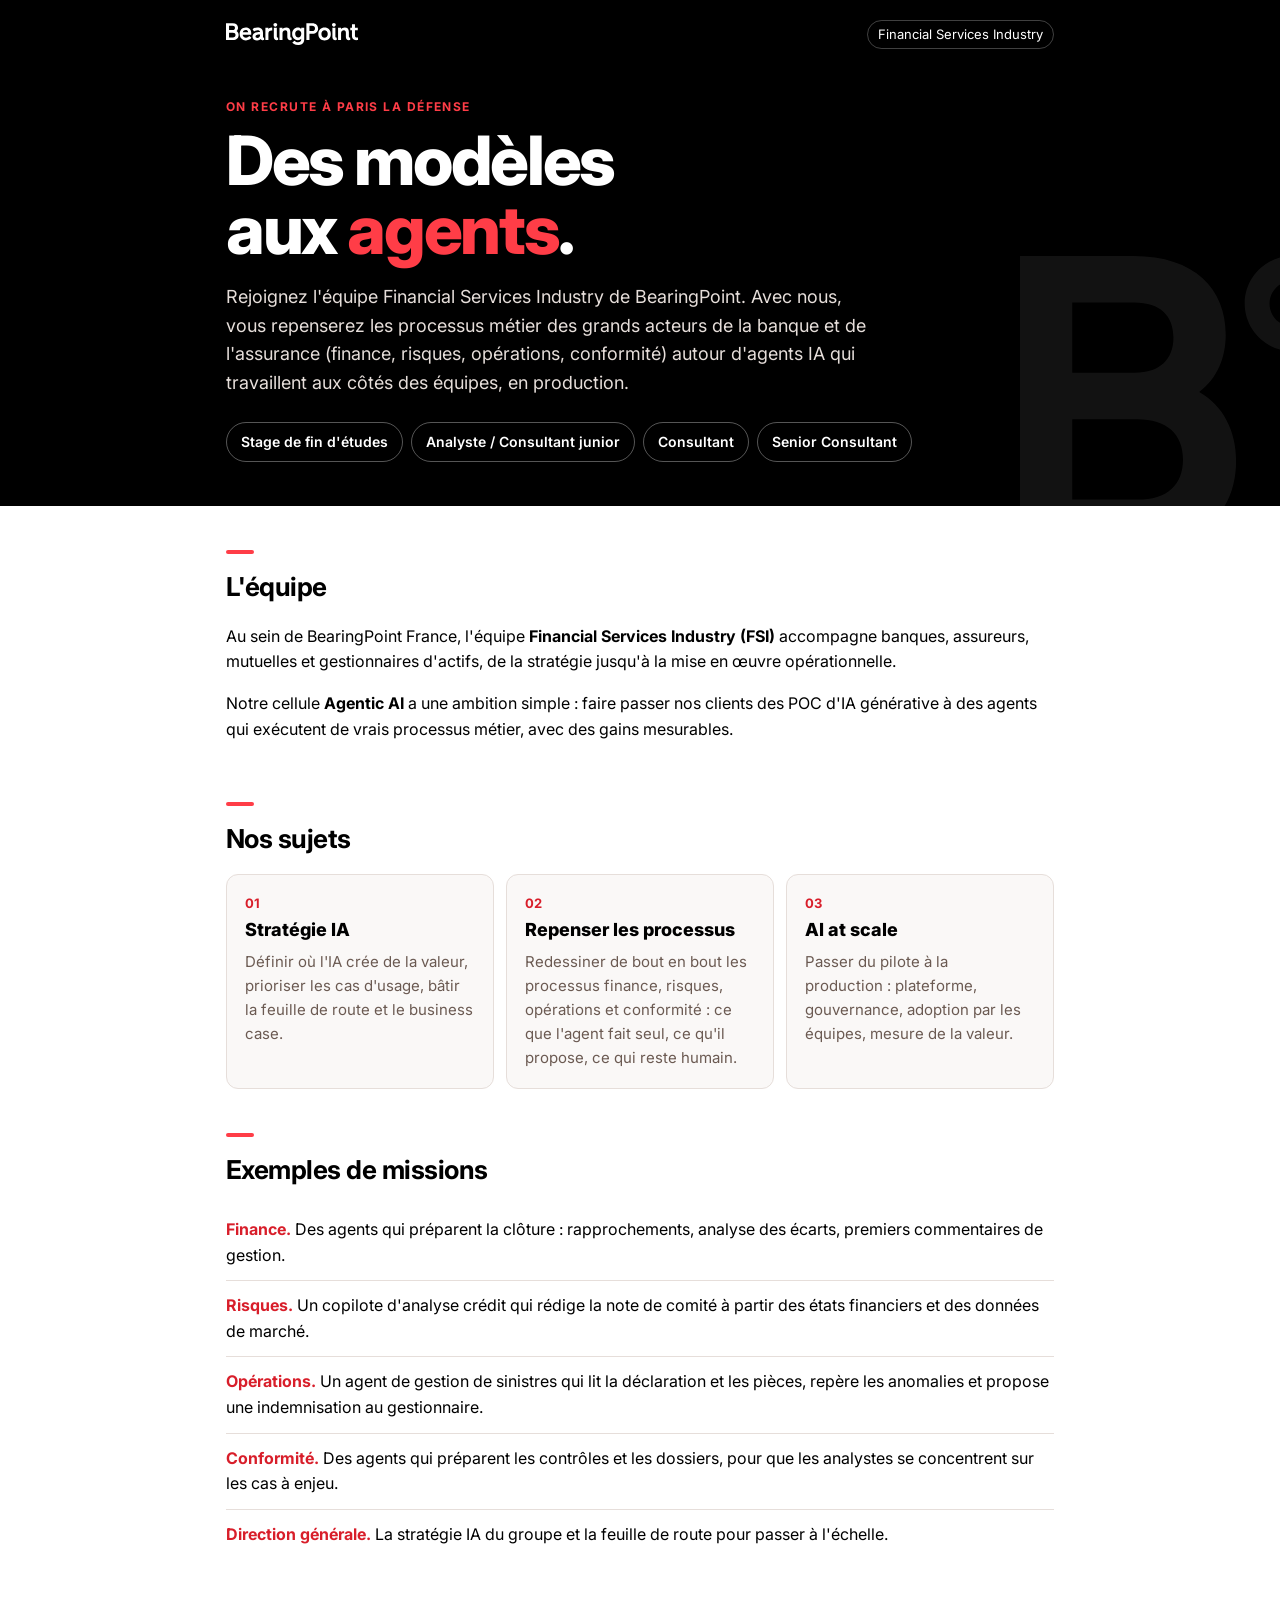
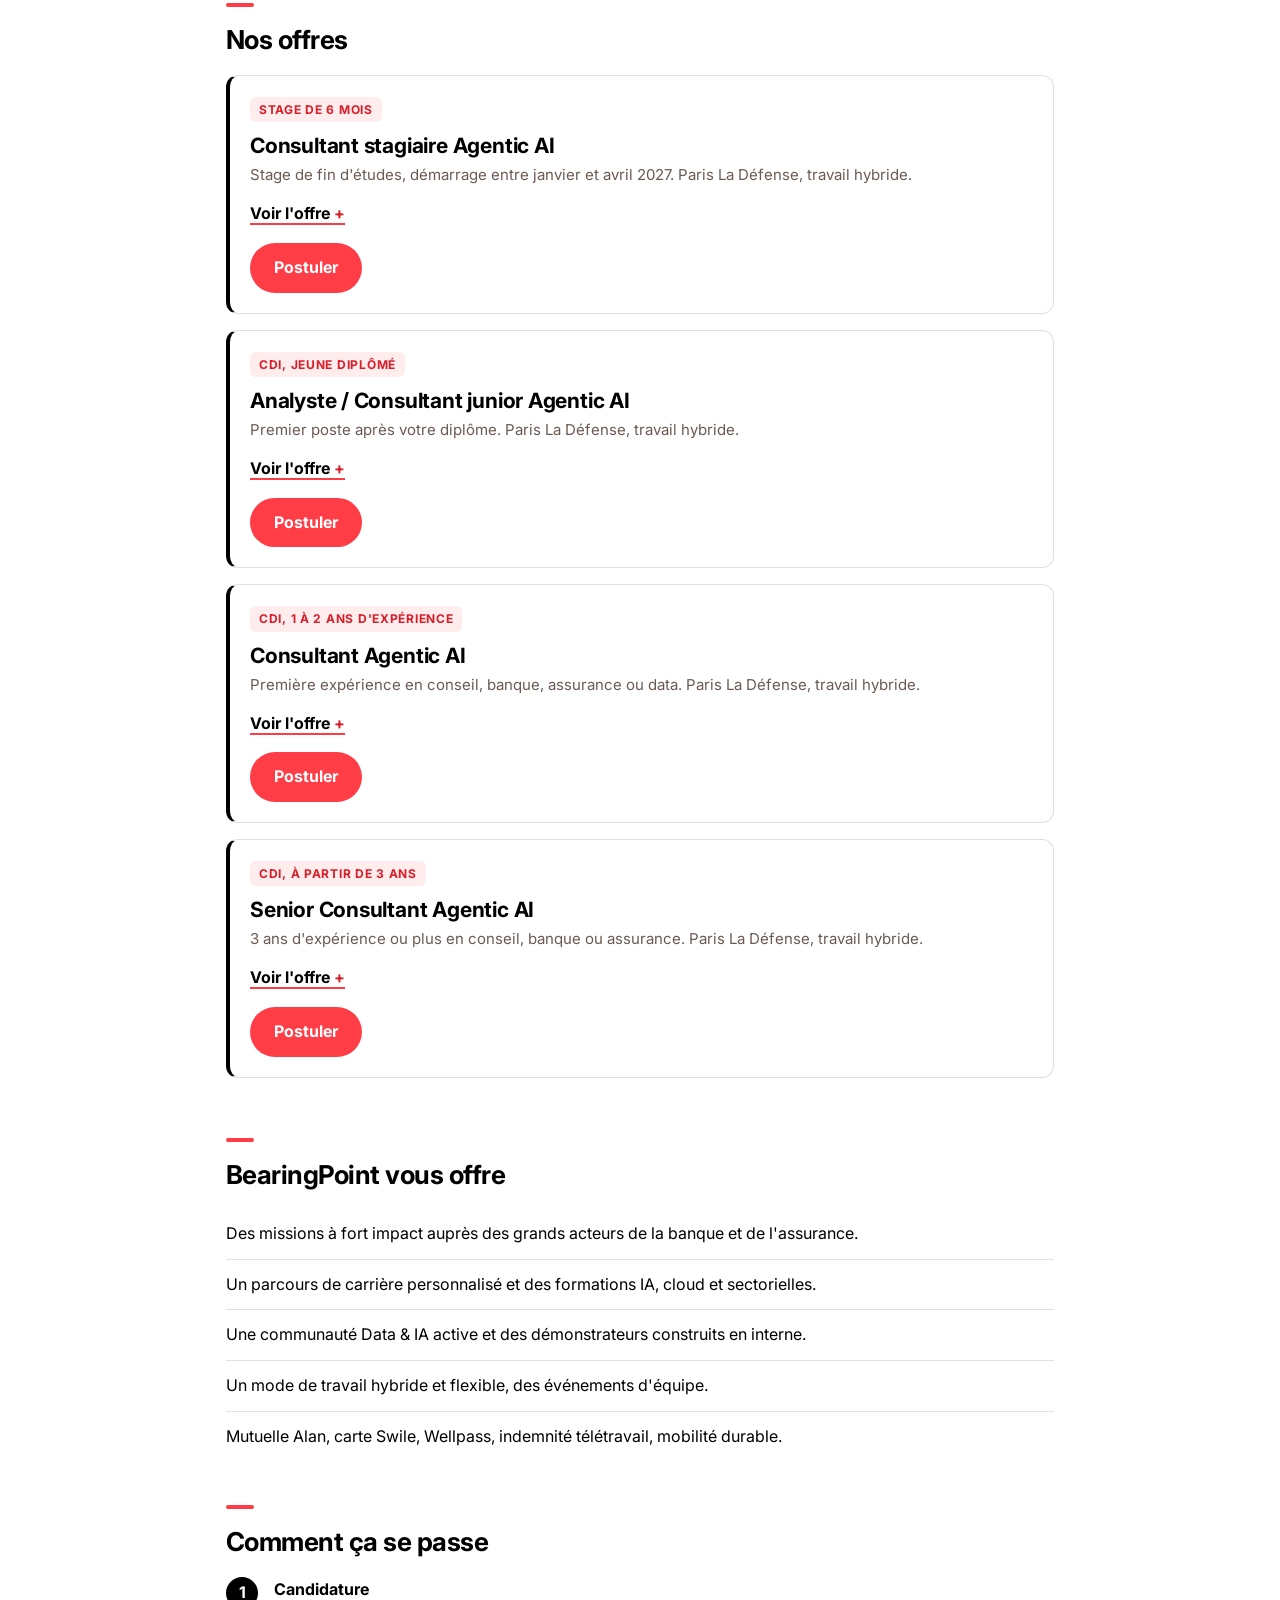
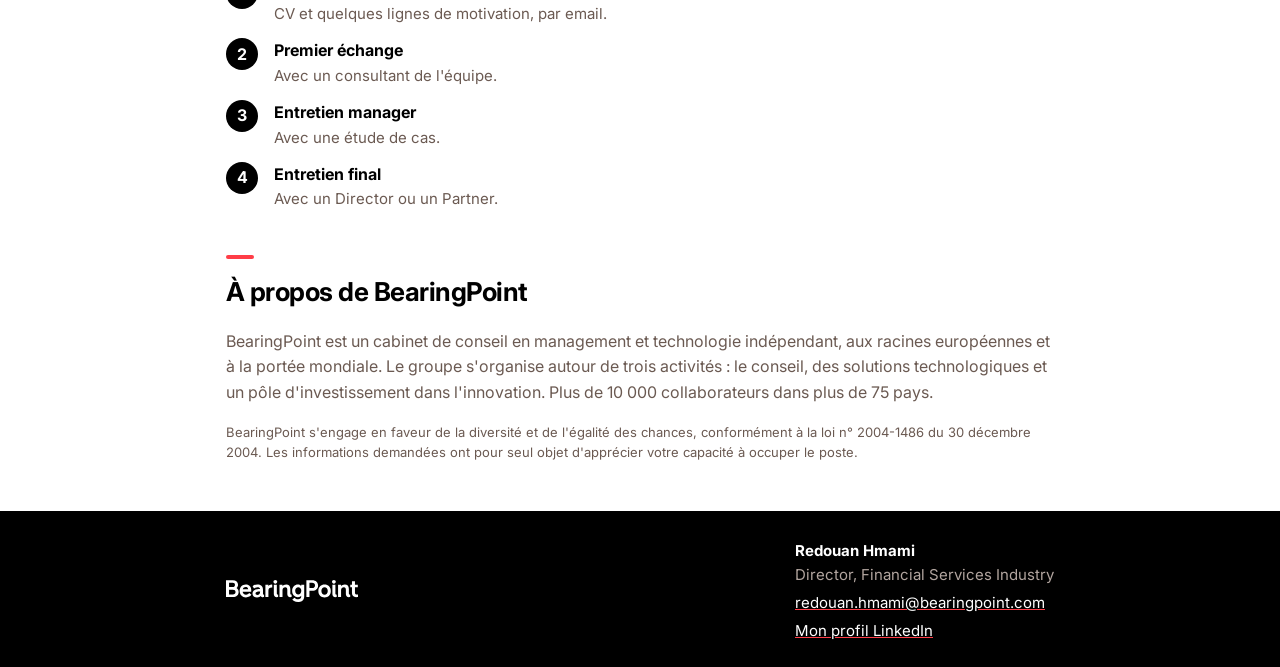
<file: index.html>
<!doctype html>
<html lang="fr">
<head>
<meta charset="utf-8">
<meta name="viewport" content="width=device-width, initial-scale=1">
<title>Agentic AI | Financial Services Industry | BearingPoint</title>
<meta name="description" content="BearingPoint Financial Services Industry recrute&nbsp;: stage de fin d'études, Analyste / Consultant junior, Consultant et Senior Consultant sur l'IA agentique, la stratégie IA et l'AI at scale en banque et assurance.">
<meta property="og:title" content="Agentic AI x Financial Services Industry&nbsp;: on recrute">
<meta property="og:description" content="Stage de fin d'études, Analyste / Consultant junior, Consultant, Senior Consultant. Paris La Défense.">
<meta name="theme-color" content="#000000">
<link rel="icon" href="assets/favicon.svg" type="image/svg+xml">
<link rel="preconnect" href="https://fonts.googleapis.com">
<link rel="preconnect" href="https://fonts.gstatic.com" crossorigin>
<link href="https://fonts.googleapis.com/css2?family=Inter:wght@400;500;600;700;800&display=swap" rel="stylesheet">
<link rel="stylesheet" href="assets/style.css?v=7">
</head>
<body>

<header class="hero">
  <nav class="topbar wrap">
    <img class="logo" src="assets/logo-wordmark-white.svg" alt="BearingPoint">
    <span class="team">Financial Services Industry</span>
  </nav>
  <div class="wrap hero-body">
    <p class="eyebrow">On recrute à Paris La Défense</p>
    <h1>Des modèles<br>aux <em>agents</em>.</h1>
    <p class="lede">Rejoignez l'équipe Financial Services Industry de BearingPoint. Avec nous, vous repenserez les processus métier des grands acteurs de la banque et de l'assurance (finance, risques, opérations, conformité) autour d'agents IA qui travaillent aux côtés des équipes, en production.</p>
    <div class="chips">
      <a class="chip" href="#stage">Stage de fin d'études</a>
      <a class="chip" href="#analyste">Analyste / Consultant junior</a>
      <a class="chip" href="#consultant">Consultant</a>
      <a class="chip" href="#senior">Senior Consultant</a>
    </div>
  </div>
  <img class="hero-mark" src="assets/logo-symbol-white.svg" alt="" aria-hidden="true">
</header>

<main>

<section class="wrap block">
  <h2>L'équipe</h2>
  <p>Au sein de BearingPoint France, l'équipe <strong>Financial Services Industry (FSI)</strong> accompagne banques, assureurs, mutuelles et gestionnaires d'actifs, de la stratégie jusqu'à la mise en œuvre opérationnelle.</p>
  <p>Notre cellule <strong>Agentic AI</strong> a une ambition simple&nbsp;: faire passer nos clients des POC d'IA générative à des agents qui exécutent de vrais processus métier, avec des gains mesurables.</p>
</section>

<section class="wrap block">
  <h2>Nos sujets</h2>
  <div class="grid3">
    <div class="tile"><span class="n">01</span><span class="k">Stratégie IA</span><p>Définir où l'IA crée de la valeur, prioriser les cas d'usage, bâtir la feuille de route et le business case.</p></div>
    <div class="tile"><span class="n">02</span><span class="k">Repenser les processus</span><p>Redessiner de bout en bout les processus finance, risques, opérations et conformité&nbsp;: ce que l'agent fait seul, ce qu'il propose, ce qui reste humain.</p></div>
    <div class="tile"><span class="n">03</span><span class="k">AI at scale</span><p>Passer du pilote à la production&nbsp;: plateforme, gouvernance, adoption par les équipes, mesure de la valeur.</p></div>
  </div>
</section>

<section class="wrap block">
  <h2>Exemples de missions</h2>
  <ul class="missions">
    <li><b>Finance.</b> Des agents qui préparent la clôture&nbsp;: rapprochements, analyse des écarts, premiers commentaires de gestion.</li>
    <li><b>Risques.</b> Un copilote d'analyse crédit qui rédige la note de comité à partir des états financiers et des données de marché.</li>
    <li><b>Opérations.</b> Un agent de gestion de sinistres qui lit la déclaration et les pièces, repère les anomalies et propose une indemnisation au gestionnaire.</li>
    <li><b>Conformité.</b> Des agents qui préparent les contrôles et les dossiers, pour que les analystes se concentrent sur les cas à enjeu.</li>
    <li><b>Direction générale.</b> La stratégie IA du groupe et la feuille de route pour passer à l'échelle.</li>
  </ul>
</section>

<section class="wrap block" id="offres">
  <h2>Nos offres</h2>

  <!-- ===================== STAGE ===================== -->
  <article class="offer" id="stage">
    <div class="offer-head">
      <span class="tag">Stage de 6 mois</span>
      <h3>Consultant stagiaire Agentic AI</h3>
      <p class="meta">Stage de fin d'études, démarrage entre janvier et avril 2027. Paris La Défense, travail hybride.</p>
    </div>
    <details>
      <summary>Voir l'offre</summary>
      <h4>Vos missions</h4>
      <ul>
        <li>Participer à des missions de stratégie IA et de transformation par l'IA agentique chez des banques et assureurs, aux côtés de consultants et managers expérimentés.</li>
        <li>Analyser un processus métier (finance, risques, opérations, conformité) et le repenser autour des agents.</li>
        <li>Prototyper des agents&nbsp;: prompts, appels d'outils, orchestration, jeux d'évaluation.</li>
        <li>Construire les livrables&nbsp;: business case, cible opérationnelle, supports de comité de direction.</li>
        <li>Contribuer à nos démonstrateurs, à notre veille et à nos propositions commerciales.</li>
      </ul>
      <h4>Votre profil</h4>
      <ul>
        <li>Dernière année d'une grande école d'ingénieurs généraliste, avec une coloration maths appliquées, informatique, data science, systèmes ou finance.</li>
        <li>Vous aimez autant modéliser un problème que l'expliquer simplement à un comité de direction.</li>
        <li>Vous avez déjà manipulé un LLM, une API ou un framework d'agents (LangGraph, MCP, CrewAI…) en projet, en cours ou en hackathon. Python ne vous fait pas peur.</li>
        <li>Un engagement associatif, une année de césure, un double diplôme ou un échange international sont appréciés.</li>
        <li>Français et anglais courants.</li>
      </ul>
      <p class="note">Le stage a vocation à déboucher sur une embauche en CDI.</p>
    </details>
    <button class="apply" data-role="Stage de fin d'études Agentic AI FSI">Postuler</button>
  </article>

  <!-- ===================== ANALYSTE / CJ ===================== -->
  <article class="offer" id="analyste">
    <div class="offer-head">
      <span class="tag">CDI, jeune diplômé</span>
      <h3>Analyste / Consultant junior Agentic AI</h3>
      <p class="meta">Premier poste après votre diplôme. Paris La Défense, travail hybride.</p>
    </div>
    <details>
      <summary>Voir l'offre</summary>
      <h4>Vos missions</h4>
      <ul>
        <li>Intégrer une équipe de mission et contribuer dès les premières semaines à la refonte d'un processus métier (finance, risques, opérations, conformité).</li>
        <li>Analyser les données et les processus existants, mesurer où un agent IA fait gagner du temps ou de la qualité.</li>
        <li>Prototyper et tester des agents avec les équipes data du client.</li>
        <li>Produire les analyses et les supports présentés aux directions métier.</li>
        <li>Suivre un parcours de formation structuré&nbsp;: méthodes du conseil, IA, secteur financier.</li>
      </ul>
      <h4>Votre profil</h4>
      <ul>
        <li>Diplômé (ou en cours de diplôme) d'une grande école d'ingénieurs généraliste, avec une coloration maths appliquées, informatique, data science ou finance.</li>
        <li>Un ou plusieurs stages réussis, idéalement en conseil, en banque, en assurance ou dans une équipe data et IA.</li>
        <li>Vous avez déjà manipulé un LLM ou un framework d'agents en projet ou en hackathon.</li>
        <li>Rigueur analytique, aisance à l'oral, goût du travail en équipe.</li>
        <li>Français et anglais courants.</li>
      </ul>
    </details>
    <button class="apply" data-role="Analyste / Consultant junior Agentic AI FSI">Postuler</button>
  </article>

  <!-- ===================== CONSULTANT 1-2 ANS ===================== -->
  <article class="offer" id="consultant">
    <div class="offer-head">
      <span class="tag">CDI, 1 à 2 ans d'expérience</span>
      <h3>Consultant Agentic AI</h3>
      <p class="meta">Première expérience en conseil, banque, assurance ou data. Paris La Défense, travail hybride.</p>
    </div>
    <details>
      <summary>Voir l'offre</summary>
      <h4>Vos missions</h4>
      <ul>
        <li>Prendre en charge un sujet de bout en bout&nbsp;: cadrage du cas d'usage, ateliers métier, conception de l'agent, suivi du pilote.</li>
        <li>Faire le lien entre les métiers (finance, risques, opérations, conformité) et les équipes data et IT.</li>
        <li>Définir les indicateurs de performance de l'agent et piloter son évaluation&nbsp;: qualité, coût, délai.</li>
        <li>Contribuer au passage à l'échelle&nbsp;: industrialisation, adoption par les équipes, mesure de la valeur.</li>
        <li>Participer aux réponses aux appels d'offres et accompagner les analystes et stagiaires.</li>
      </ul>
      <h4>Votre profil</h4>
      <ul>
        <li>Diplômé d'une grande école d'ingénieurs généraliste (ou équivalent).</li>
        <li>1 à 2 ans d'expérience en conseil, en banque, en assurance ou dans une équipe data et IA.</li>
        <li>Un premier projet IA, data ou automatisation à votre actif, idéalement jusqu'au pilote.</li>
        <li>Autonomie, aisance face aux interlocuteurs métier, sens du livrable.</li>
        <li>Français et anglais courants.</li>
      </ul>
    </details>
    <button class="apply" data-role="Consultant Agentic AI FSI">Postuler</button>
  </article>

  <!-- ===================== SENIOR ===================== -->
  <article class="offer" id="senior">
    <div class="offer-head">
      <span class="tag">CDI, à partir de 3 ans</span>
      <h3>Senior Consultant Agentic AI</h3>
      <p class="meta">3 ans d'expérience ou plus en conseil, banque ou assurance. Paris La Défense, travail hybride.</p>
    </div>
    <details>
      <summary>Voir l'offre</summary>
      <h4>Vos missions</h4>
      <ul>
        <li>Piloter un lot de mission ou un pilote agentique&nbsp;: planning, qualité des livrables, relation avec les directions métier et IT.</li>
        <li>Construire des stratégies IA et des feuilles de route pour des directions générales.</li>
        <li>Concevoir des solutions multi-agents et arbitrer entre autonomie de l'agent, contrôle humain et coût.</li>
        <li>Porter le passage à l'échelle (AI at scale)&nbsp;: plateforme, gouvernance, modèle opérationnel, adoption.</li>
        <li>Encadrer et faire grandir l'équipe, contribuer aux propositions commerciales.</li>
      </ul>
      <h4>Votre profil</h4>
      <ul>
        <li>Formation d'ingénieur généraliste de haut niveau (ou équivalent).</li>
        <li>Au moins 3 ans d'expérience en conseil, idéalement auprès d'institutions financières, dont un projet data, IA ou automatisation mené jusqu'à la production.</li>
        <li>Bonne compréhension d'au moins un métier&nbsp;: assurance, banque de détail, financement ou gestion d'actifs.</li>
        <li>Capacité à animer un comité, à structurer une recommandation et à encadrer une équipe.</li>
        <li>Français et anglais courants.</li>
      </ul>
    </details>
    <button class="apply" data-role="Senior Consultant Agentic AI FSI">Postuler</button>
  </article>
</section>

<section class="wrap block">
  <h2>BearingPoint vous offre</h2>
  <ul class="perks">
    <li>Des missions à fort impact auprès des grands acteurs de la banque et de l'assurance.</li>
    <li>Un parcours de carrière personnalisé et des formations IA, cloud et sectorielles.</li>
    <li>Une communauté Data &amp; IA active et des démonstrateurs construits en interne.</li>
    <li>Un mode de travail hybride et flexible, des événements d'équipe.</li>
    <li>Mutuelle Alan, carte Swile, Wellpass, indemnité télétravail, mobilité durable.</li>
  </ul>
</section>

<section class="wrap block">
  <h2>Comment ça se passe</h2>
  <ol class="steps">
    <li><b>Candidature</b><span>CV et quelques lignes de motivation, par email.</span></li>
    <li><b>Premier échange</b><span>Avec un consultant de l'équipe.</span></li>
    <li><b>Entretien manager</b><span>Avec une étude de cas.</span></li>
    <li><b>Entretien final</b><span>Avec un Director ou un Partner.</span></li>
  </ol>
</section>

<section class="wrap block about">
  <h2>À propos de BearingPoint</h2>
  <p>BearingPoint est un cabinet de conseil en management et technologie indépendant, aux racines européennes et à la portée mondiale. Le groupe s'organise autour de trois activités&nbsp;: le conseil, des solutions technologiques et un pôle d'investissement dans l'innovation. Plus de 10 000 collaborateurs dans plus de 75 pays.</p>
  <p class="legal">BearingPoint s'engage en faveur de la diversité et de l'égalité des chances, conformément à la loi n° 2004-1486 du 30 décembre 2004. Les informations demandées ont pour seul objet d'apprécier votre capacité à occuper le poste.</p>
</section>

</main>

<footer class="foot">
  <div class="wrap foot-in">
    <img class="logo" src="assets/logo-wordmark-white.svg" alt="BearingPoint">
    <div class="contact">
      <p class="who"><b>Redouan Hmami</b><br>Director, Financial Services Industry</p>
      <p><a id="mailLink" href="mailto:redouan.hmami@bearingpoint.com">redouan.hmami@bearingpoint.com</a></p>
      <p><a href="https://www.linkedin.com/in/redouan-hmami-21a1184/" target="_blank" rel="noopener">Mon profil LinkedIn</a></p>
    </div>
  </div>
</footer>

<div class="sticky-cta"><a href="#offres" class="apply-ghost">Voir les 4 offres et postuler</a></div>

<!-- ===================== APPLY SHEET ===================== -->
<dialog id="applyDialog" aria-labelledby="dlgTitle">
  <form id="applyForm" method="dialog">
    <div class="dlg-head">
      <h3 id="dlgTitle">Postuler</h3>
      <button type="button" class="close" aria-label="Fermer" data-close>×</button>
    </div>
    <p class="dlg-role" id="dlgRole"></p>
    <label>Prénom et nom<input name="name" required autocomplete="name"></label>
    <label>École et année de diplôme<input name="school" placeholder="ex. École d'ingénieurs, promo 2027"></label>
    <label>Disponibilité<input name="dispo" placeholder="ex. stage à partir de février 2027"></label>
    <label>LinkedIn (facultatif)<input name="linkedin" inputmode="url" placeholder="linkedin.com/in/…"></label>
    <label>Pourquoi l'IA en banque et assurance ? (2 ou 3 lignes)<textarea name="motivation" rows="3"></textarea></label>
    <button type="submit" class="apply wide">Ouvrir ma messagerie</button>
    <p class="hint">Un email pré-rempli s'ouvre&nbsp;: <b>joignez votre CV (PDF)</b> puis envoyez.</p>
    <div class="later">
      <span>Pas votre CV sous la main&nbsp;?</span>
      <button type="button" id="shareBtn" class="link">Garder le lien pour plus tard</button>
    </div>
    <div class="later">
      <span>Ou écrivez directement à</span>
      <button type="button" id="copyBtn" class="link"><span class="js-email">redouan.hmami@bearingpoint.com</span> (copier)</button>
    </div>
  </form>
</dialog>

<script src="assets/app.js?v=3"></script>
</body>
</html>
</file>
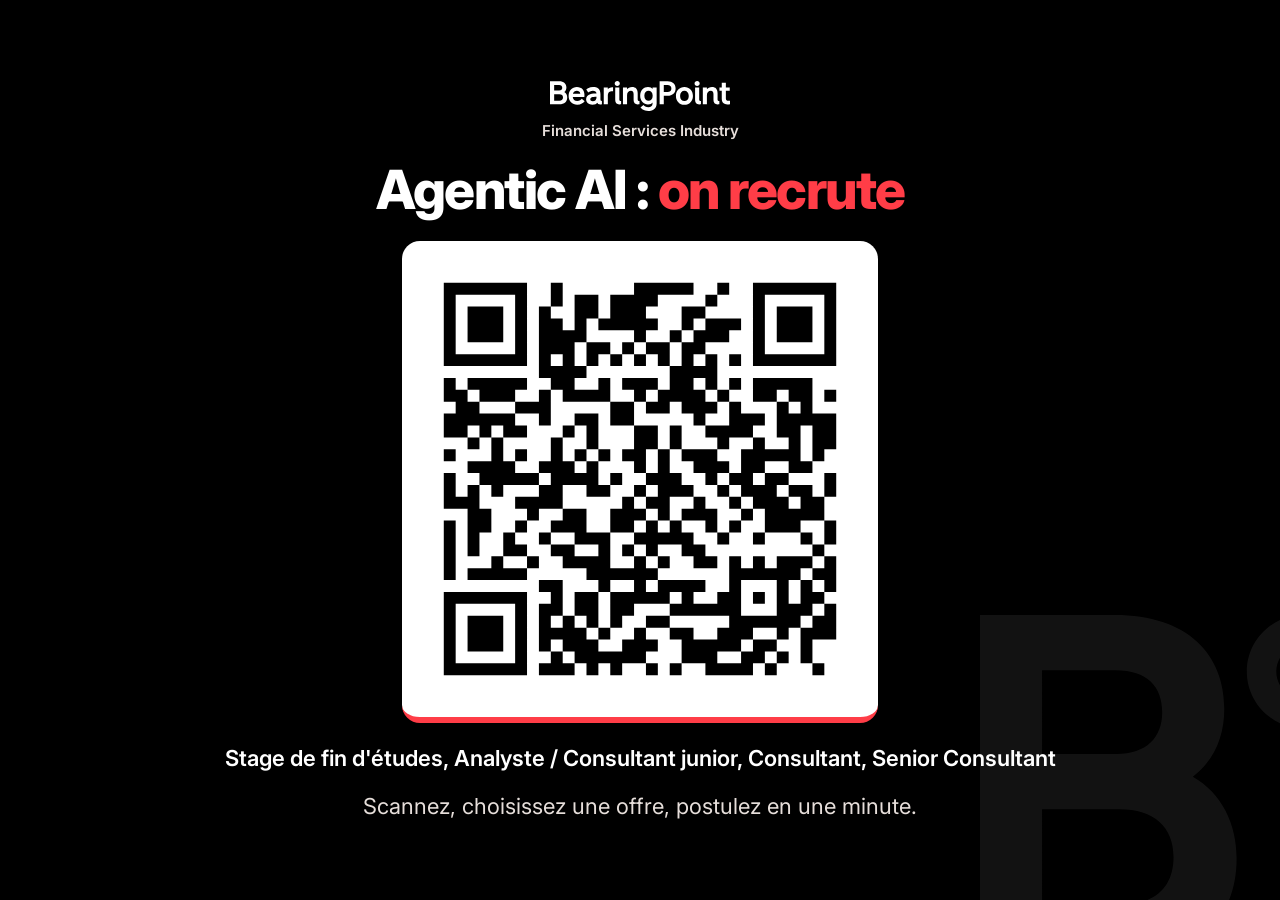
<file: qr.html>
<!doctype html>
<html lang="fr">
<head>
<meta charset="utf-8">
<meta name="viewport" content="width=device-width, initial-scale=1">
<title>QR Agentic AI FSI</title>
<link rel="icon" href="assets/favicon.svg" type="image/svg+xml">
<link href="https://fonts.googleapis.com/css2?family=Inter:wght@500;600;800&display=swap" rel="stylesheet">
<style>
  html,body{margin:0;height:100%;background:#000;color:#fff;font-family:Inter,system-ui,sans-serif}
  main{position:relative;overflow:hidden;min-height:100%;display:flex;flex-direction:column;align-items:center;justify-content:center;gap:22px;padding:24px 16px;box-sizing:border-box;text-align:center}
  .logo{height:30px;width:auto}
  .team{font-size:15px;font-weight:600;color:#e6deda;margin-top:-12px}
  h1{margin:0;font-size:clamp(30px,6vw,54px);line-height:1.05;letter-spacing:-.03em;font-weight:800}
  h1 em{font-style:normal;color:#ff3d47}
  .card{background:#fff;border-radius:18px;padding:18px;border-bottom:6px solid #ff3d47}
  .card img{display:block;width:min(64vmin,440px);height:auto}
  p{margin:0;color:#e6deda;font-size:clamp(16px,2.4vw,22px)}
  .roles{font-weight:600;color:#fff}
  .mark{position:absolute;right:-80px;bottom:-60px;width:380px;opacity:.07;pointer-events:none}
</style>
</head>
<body>
<main>
  <img class="logo" src="assets/logo-wordmark-white.svg" alt="BearingPoint">
  <div class="team">Financial Services Industry</div>
  <h1>Agentic AI : <em>on recrute</em></h1>
  <div class="card"><img src="assets/qr.svg" alt="QR code vers les offres"></div>
  <p class="roles">Stage de fin d'études, Analyste / Consultant junior, Consultant, Senior Consultant</p>
  <p>Scannez, choisissez une offre, postulez en une minute.</p>
  <img class="mark" src="assets/logo-symbol-white.svg" alt="" aria-hidden="true">
</main>
</body>
</html>
</file>
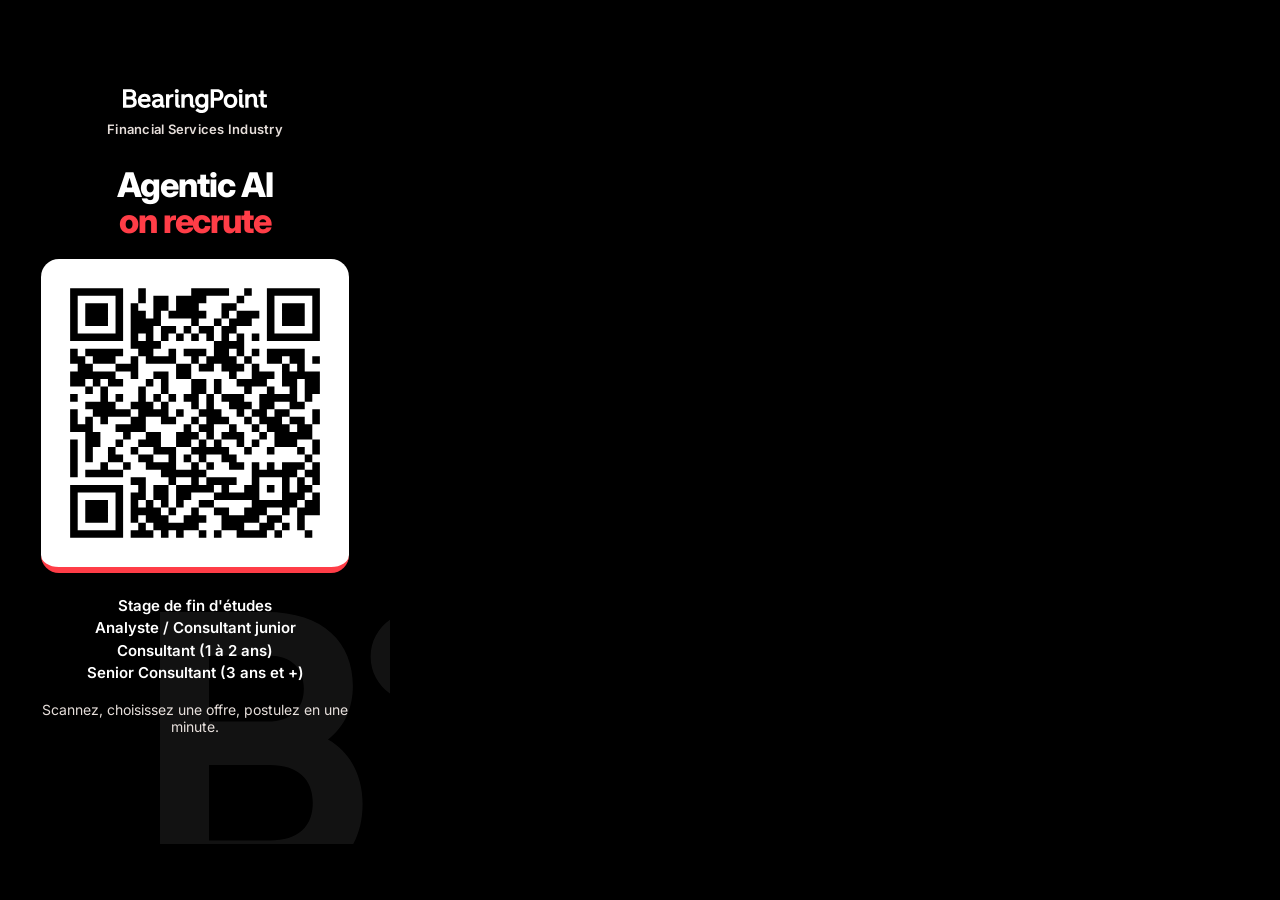
<file: print/phone.html>
<!doctype html>
<html lang="fr">
<head>
<meta charset="utf-8">
<meta name="viewport" content="width=390, initial-scale=1">
<title>QR téléphone</title>
<link href="https://fonts.googleapis.com/css2?family=Inter:wght@500;600;800&display=swap" rel="stylesheet">
<style>
  html,body{margin:0;width:390px;height:844px;background:#000;color:#fff;font-family:Inter,system-ui,sans-serif;overflow:hidden}
  main{position:relative;height:844px;display:flex;flex-direction:column;align-items:center;justify-content:center;gap:16px;padding:0 24px;box-sizing:border-box;text-align:center}
  .logo{height:24px;width:auto}
  .team{font-size:13px;font-weight:600;color:#e6deda;margin-top:-8px;letter-spacing:.02em}
  h1{margin:14px 0 4px;font-size:34px;line-height:1.05;letter-spacing:-.03em;font-weight:800}
  h1 em{font-style:normal;color:#ff3d47}
  .card{background:#fff;border-radius:18px;padding:14px;border-bottom:6px solid #ff3d47}
  .card img{display:block;width:280px;height:280px}
  .roles{margin:6px 0 0;font-weight:600;font-size:15px;line-height:1.5}
  .cta{margin:0;color:#e6deda;font-size:14px}
  .url{margin:4px 0 0;color:#b2a59f;font-size:11.5px;word-break:break-all}
  .mark{position:absolute;right:-70px;bottom:-40px;width:300px;opacity:.07}
</style>
</head>
<body>
<main>
  <img class="logo" src="../assets/logo-wordmark-white.svg" alt="BearingPoint">
  <div class="team">Financial Services Industry</div>
  <h1>Agentic AI<br><em>on recrute</em></h1>
  <div class="card"><img src="../assets/qr.svg" alt="QR code"></div>
  <p class="roles">Stage de fin d'études<br>Analyste / Consultant junior<br>Consultant (1 à 2 ans)<br>Senior Consultant (3 ans et +)</p>
  <p class="cta">Scannez, choisissez une offre, postulez en une minute.</p>
  <p class="url" id="url"></p>
  <img class="mark" src="../assets/logo-symbol-white.svg" alt="">
</main>
<script>document.getElementById('url').textContent=new URLSearchParams(location.search).get('u')||'';</script>
</body>
</html>
</file>
<file: assets/style.css>
/* Palette BearingPoint : noir, rouge #FF3D47, gris chauds */
:root{
  --ink:#000000; --muted:#6b5a52; --bg:#ffffff; --soft:#faf8f7; --line:#e6deda;
  --black:#000000; --red:#ff3d47; --red-ink:#ffffff; --red-soft:#ffeced; --red-text:#d81e2a;
  --radius:12px;
}
@media (prefers-color-scheme: dark){
  :root:not([data-theme="light"]){
    --ink:#f5f2f0; --muted:#b2a59f; --bg:#0b0b0b; --soft:#161414; --line:#2c2725;
    --red-soft:#3a1416; --red-text:#ff6b72;
  }
}
:root[data-theme="dark"]{
  --ink:#f5f2f0; --muted:#b2a59f; --bg:#0b0b0b; --soft:#161414; --line:#2c2725;
  --red-soft:#3a1416; --red-text:#ff6b72;
}
*{box-sizing:border-box}
html{scroll-behavior:smooth;-webkit-text-size-adjust:100%}
body{margin:0;background:var(--bg);color:var(--ink);font:16px/1.6 Inter,system-ui,-apple-system,"Segoe UI",sans-serif;padding-bottom:80px}
a{color:var(--red-text)}
.wrap{max-width:860px;margin:0 auto;padding:0 16px}

/* hero */
.hero{position:relative;overflow:hidden;background:var(--black);color:#fff;padding-bottom:44px}
.topbar{position:relative;z-index:1;display:flex;justify-content:space-between;align-items:center;gap:12px;padding-top:20px;padding-bottom:20px}
.logo{height:22px;width:auto;display:block}
.team{font-size:13px;color:#fff;border:1px solid #ffffff40;border-radius:999px;padding:3px 10px;white-space:nowrap}
.hero-body{position:relative;z-index:1;padding-top:28px}
.hero-mark{position:absolute;right:-60px;bottom:-40px;width:320px;opacity:.07;pointer-events:none}
.eyebrow{text-transform:uppercase;letter-spacing:.12em;font-size:12px;font-weight:700;color:var(--red);margin:0 0 10px}
h1{font-size:clamp(40px,10vw,68px);line-height:1.02;letter-spacing:-.035em;margin:0 0 18px;font-weight:800}
h1 em{font-style:normal;color:var(--red)}
.lede{font-size:18px;color:#e6deda;max-width:640px;margin:0 0 24px}
.chips{display:flex;flex-wrap:wrap;gap:8px}
.chip{color:#fff;text-decoration:none;border:1px solid #ffffff55;border-radius:999px;padding:8px 14px;font-size:14px;font-weight:600}
.chip:hover{border-color:var(--red);color:var(--red)}

/* blocks */
.block{padding-top:44px}
h2{font-size:26px;letter-spacing:-.02em;margin:0 0 14px}
h2::before{content:"";display:block;width:28px;height:4px;background:var(--red);margin-bottom:12px;border-radius:2px}
.grid3{display:grid;grid-template-columns:repeat(3,1fr);gap:12px}
.tile{background:var(--soft);border:1px solid var(--line);border-radius:var(--radius);padding:18px}
.tile .n{display:block;font-size:13px;font-weight:700;color:var(--red-text)}
.tile .k{display:block;font-weight:800;font-size:18px;margin-top:2px}
.tile p{margin:6px 0 0;font-size:15px;color:var(--muted)}
.missions,.perks{padding-left:0;list-style:none;margin:0}
.missions li,.perks li{padding:12px 0;border-bottom:1px solid var(--line)}
.missions li:last-child,.perks li:last-child{border-bottom:0}
.missions b{color:var(--red-text)}

/* offers */
.offer{border:1px solid var(--line);border-left:4px solid var(--black);border-radius:var(--radius);padding:20px;margin-bottom:16px;background:var(--bg);scroll-margin-top:16px}
:root[data-theme="dark"] .offer{border-left-color:var(--muted)}
@media (prefers-color-scheme: dark){ :root:not([data-theme="light"]) .offer{border-left-color:var(--muted)} }
.offer:target{border-left-color:var(--red)}
.tag{display:inline-block;font-size:12px;font-weight:700;text-transform:uppercase;letter-spacing:.06em;color:var(--red-text);background:var(--red-soft);padding:3px 9px;border-radius:6px}
.offer h3{font-size:21px;line-height:1.3;margin:10px 0 4px;letter-spacing:-.01em}
.meta{margin:0;color:var(--muted);font-size:15px}
details{margin:14px 0 16px}
summary{cursor:pointer;font-weight:700;color:var(--ink);list-style:none;text-decoration:underline;text-decoration-color:var(--red);text-underline-offset:4px;text-decoration-thickness:2px}
summary::-webkit-details-marker{display:none}
summary::after{content:" +";color:var(--red-text)}
details[open] summary::after{content:" −"}
h4{margin:18px 0 6px;font-size:16px}
details ul{margin:0;padding-left:20px}
details li{margin:6px 0}
details li::marker{color:var(--red)}
.note{background:var(--soft);border-radius:10px;padding:10px 12px;font-size:15px;margin-top:14px}

.apply{appearance:none;border:0;background:var(--red);color:var(--red-ink);font:inherit;font-weight:700;padding:12px 24px;border-radius:999px;cursor:pointer}
.apply:hover{filter:brightness(.94)}
.apply.wide{width:100%;padding:14px;margin-top:6px}

/* steps */
.steps{list-style:none;padding:0;margin:0;counter-reset:s;display:grid;gap:12px}
.steps li{counter-increment:s;display:grid;grid-template-columns:36px 1fr;column-gap:12px;align-items:start}
.steps li::before{content:counter(s);grid-row:span 2;width:32px;height:32px;border-radius:50%;background:var(--black);color:#fff;font-weight:700;display:grid;place-items:center}
.steps span{color:var(--muted);font-size:15px}
.about p{color:var(--muted)}
.legal{font-size:13px}
.foot{background:var(--black);color:#e6deda;margin-top:48px;padding:28px 0 24px;font-size:15px}
.foot-in{display:flex;flex-wrap:wrap;gap:10px 24px;align-items:center;justify-content:space-between}
.foot p{margin:0}
.contact{display:grid;gap:4px}
.who{color:#b2a59f}.who b{color:#fff}
.foot a{color:#fff;text-decoration-color:var(--red)}

/* sticky CTA (mobile) */
.sticky-cta{position:fixed;left:0;right:0;bottom:0;padding:12px 16px calc(12px + env(safe-area-inset-bottom));background:linear-gradient(transparent,var(--bg) 35%);display:flex;justify-content:center;pointer-events:none}
.apply-ghost{pointer-events:auto;text-decoration:none;background:var(--red);color:var(--red-ink);font-weight:700;padding:13px 22px;border-radius:999px;box-shadow:0 6px 20px #0003;width:100%;max-width:420px;text-align:center}

/* dialog */
dialog{border:0;border-radius:16px;padding:0;width:min(520px,calc(100vw - 24px));max-height:calc(100dvh - 24px);background:var(--bg);color:var(--ink);box-shadow:0 20px 60px #0008}
dialog::backdrop{background:#000b}
#applyForm{padding:20px;display:grid;gap:12px}
.dlg-head{display:flex;justify-content:space-between;align-items:center}
.dlg-head h3{margin:0;font-size:22px}
.close{border:0;background:var(--soft);color:var(--ink);width:36px;height:36px;border-radius:50%;font-size:22px;cursor:pointer;line-height:1}
.dlg-role{margin:-6px 0 4px;color:var(--red-text);font-weight:700}
label{display:grid;gap:4px;font-size:14px;font-weight:600}
input,textarea{font:inherit;font-size:16px;padding:10px 12px;border:1px solid var(--line);border-radius:10px;background:var(--soft);color:var(--ink);width:100%}
input:focus,textarea:focus{outline:2px solid var(--red);outline-offset:0}
.hint{margin:0;font-size:14px;color:var(--muted);text-align:center}
.later{display:flex;flex-wrap:wrap;gap:4px 6px;justify-content:center;font-size:14px;color:var(--muted)}
.link{border:0;background:none;color:var(--red-text);font:inherit;font-weight:600;cursor:pointer;padding:0;text-decoration:underline}

@media (max-width:640px){
  .grid3{grid-template-columns:1fr}
  .lede{font-size:17px}
  .offer{padding:16px}
  .logo{height:19px}
  .hero-mark{width:220px;right:-50px;bottom:-30px}
}
@media (min-width:900px){ .sticky-cta{display:none} body{padding-bottom:0} }
</file>
